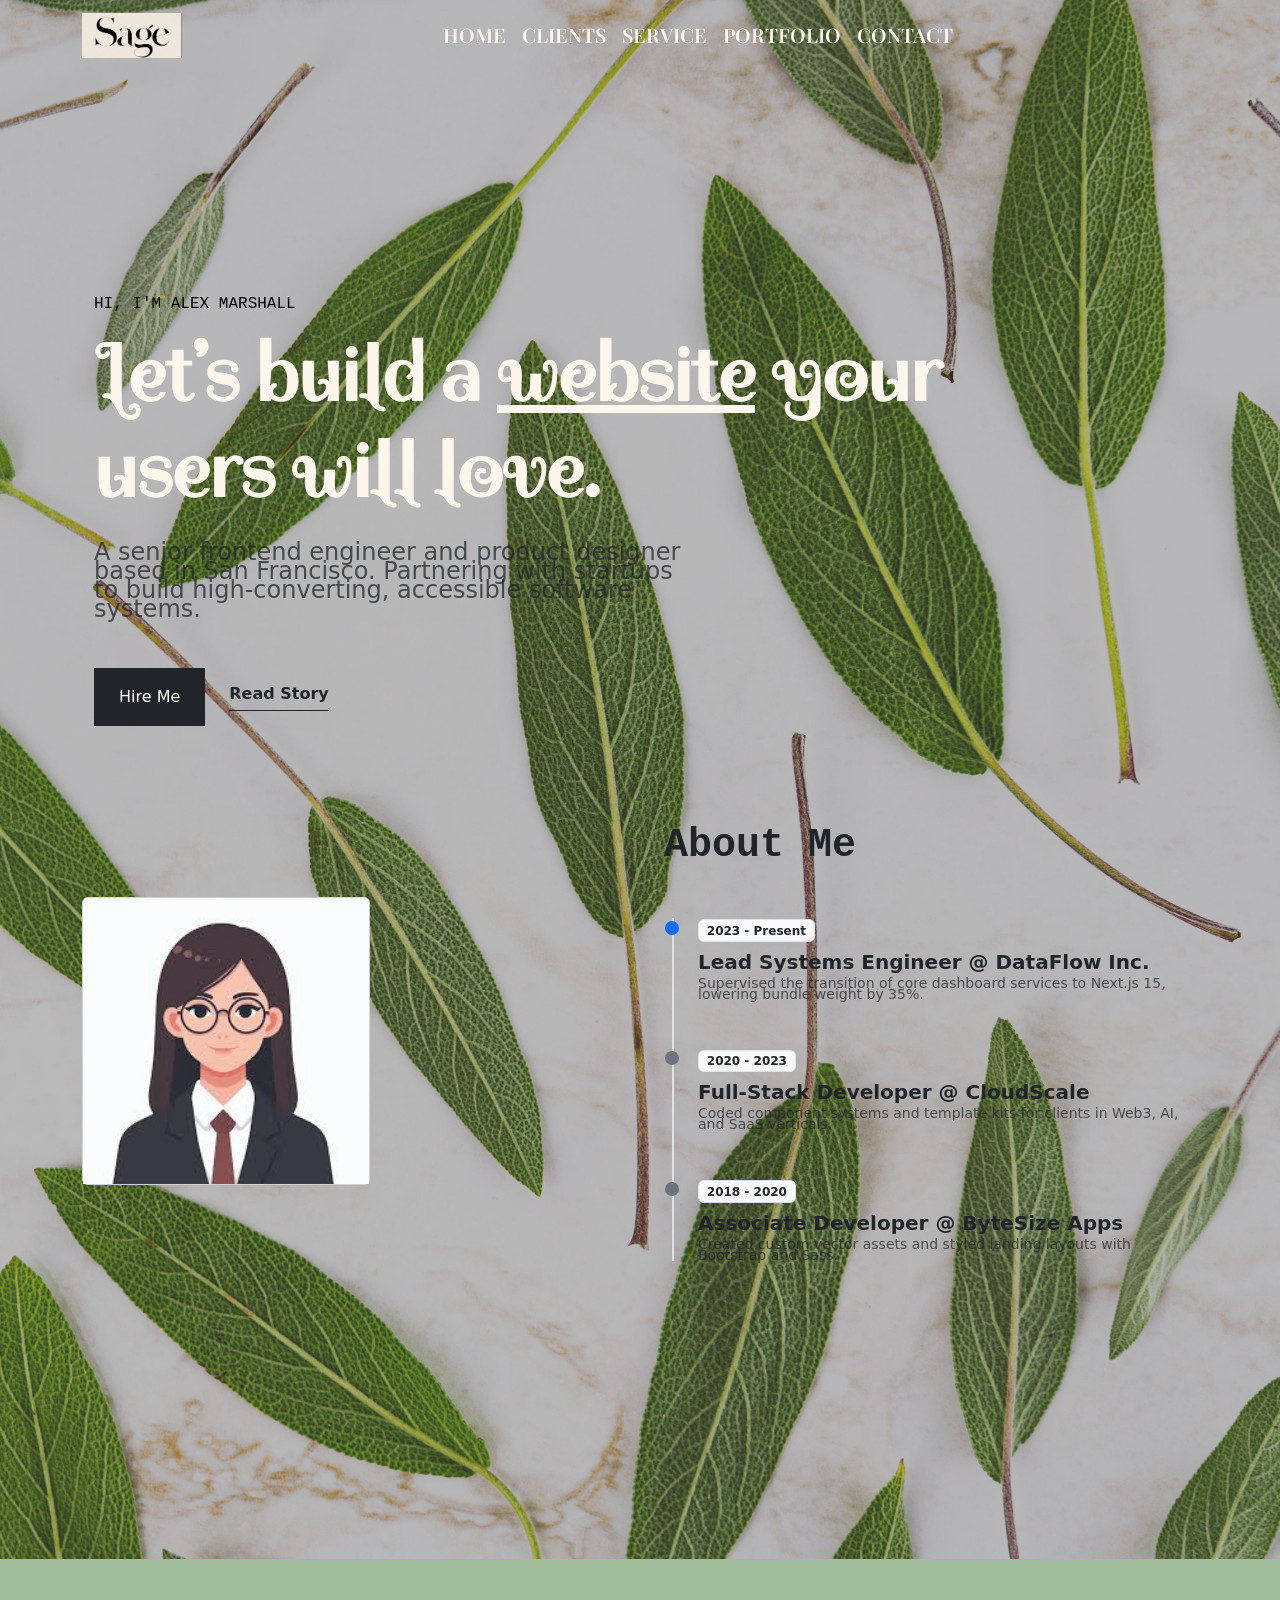
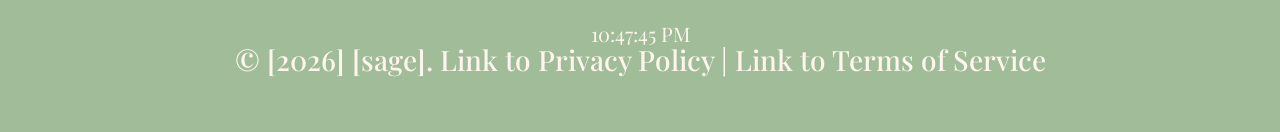
<file: index.html>
<!DOCTYPE html>
<html lang="en">

<head>
    <meta charset="UTF-8">
    <meta name="viewport" content="width=device-width, initial-scale=1.0">
    <title>Suha's Portfolio</title>
    <!-- google font  -->
    <link rel="preconnect" href="https://fonts.googleapis.com">
    <link rel="preconnect" href="https://fonts.gstatic.com" crossorigin>
    <link
        href="https://fonts.googleapis.com/css2?family=Playfair+Display:ital,wght@0,400..900;1,400..900&family=Spirax&display=swap"
        rel="stylesheet">
    <!-- google font  -->
    <link rel="stylesheet" href="css/all.min.css">
    <link rel="stylesheet" href="css/bootstrap.min.css">
    <link rel="stylesheet" href="css/style.css">
</head>

<body>
    <!-- header part start  -->
    <nav class="navbar navbar-expand-lg">
        <div class="container">
            <a class="navbar-brand" href="index.html"><img src="images/logo.png" alt="logo.png"></a>
            <button class="navbar-toggler" type="button" data-bs-toggle="collapse"
                data-bs-target="#navbarSupportedContent" aria-controls="navbarSupportedContent" aria-expanded="false"
                aria-label="Toggle navigation">
                <span class="navbar-toggler-icon"></span>
            </button>
            <div class="collapse navbar-collapse" id="navbarSupportedContent">
                <ul class="navbar-nav m-auto mb-2 mb-lg-0">
                    <li class="nav-item">
                        <a class="nav-link" aria-current="page" href="index.html">Home</a>
                    </li>
                    <li class="nav-item">
                        <a class="nav-link" href="clients.html">clients</a>
                    </li>
                    <li class="nav-item">
                        <a class="nav-link" href="service.html">service</a>
                    </li>
                    <li class="nav-item">
                        <a class="nav-link" href="portfolio.html">portfolio</a>
                    </li>
                    <li class="nav-item">
                        <a class="nav-link" href="contact.html">contact</a>
                    </li>
                </ul>
            </div>
        </div>
    </nav>
    <!-- header part end  -->



    <!-- page content part start  -->
    <section id="bannerpart">
        <div class="overly">
            <div class="container">

                <div class="indextext">
                    <div class="container py-lg-5">
                        <div class="col-lg-10">
                            <p class="font-monospace mb-3">HI, I'M ALEX MARSHALL</p>
                            <h1 class="display-1 fw-bold tracking-tighter mb-4">
                                Let’s build a <span class="text-decoration-underline text-indigo">website</span>
                                your users will love.
                            </h1>
                            <p class="lead text-muted col-md-8 mb-5 fs-4 leading-relaxed">
                                A senior frontend engineer and product designer based in San Francisco. Partnering with
                                startups to build high-converting, accessible software systems.
                            </p>
                            <div class="d-flex align-items-center gap-4">
                                <a href="#" class="btn btn-dark rounded-0 px-4 py-3">Hire Me</a>
                                <a href="#"
                                    class="text-dark fw-bold text-decoration-none border-bottom border-dark pb-1 hover:opacity-75 transition-opacity">Read
                                    Story</a>
                            </div>
                        </div>
                    </div>
                </div>

            </div>


            <section id="aboutpart">
                <div class="container">

                    <div class="row">
                        <div class="col-lg-6 m-auto">


                            <div class="card" style="width: 18rem;">
                                <img src="images/aboutpic.png" class="card-img-top" alt="aboutpic.png">
                            </div>
                        </div>
                        <div class="col-lg-6 m-auto">

                            <div class="container py-5">
                                <div class="max-w-3xl mx-auto">
                                    <h2 class="display-6 fw-bold mb-5 font-monospace">About Me</h2>
                                    <div class="position-relative border-start border-2 ps-4 ms-2">
                                        <!-- Item 1 -->
                                        <div class="mb-5 position-relative">
                                            <div class="position-absolute start-0 translate-middle bg-primary rounded-circle"
                                                style="width: 14px; height: 14px; left: -26px !important; top: 10px;">
                                            </div>
                                            <span class="badge bg-light text-dark border mb-2">2023 - Present</span>
                                            <h4 class="h5 fw-bold text-dark mb-1">Lead Systems Engineer @ DataFlow Inc.
                                            </h4>
                                            <p class="text-muted small">Supervised the transition of core dashboard
                                                services to Next.js 15, lowering bundle weight by 35%.</p>
                                        </div>
                                        <!-- Item 2 -->
                                        <div class="mb-5 position-relative">
                                            <div class="position-absolute start-0 translate-middle bg-secondary rounded-circle"
                                                style="width: 14px; height: 14px; left: -26px !important; top: 10px;">
                                            </div>
                                            <span class="badge bg-light text-dark border mb-2">2020 - 2023</span>
                                            <h4 class="h5 fw-bold text-dark mb-1">Full-Stack Developer @ CloudScale</h4>
                                            <p class="text-muted small">Coded component systems and template kits for
                                                clients in Web3, AI, and SaaS verticals.</p>
                                        </div>
                                        <!-- Item 3 -->
                                        <div class="position-relative">
                                            <div class="position-absolute start-0 translate-middle bg-secondary rounded-circle"
                                                style="width: 14px; height: 14px; left: -26px !important; top: 10px;">
                                            </div>
                                            <span class="badge bg-light text-dark border mb-2">2018 - 2020</span>
                                            <h4 class="h5 fw-bold text-dark mb-1">Associate Developer @ ByteSize Apps
                                            </h4>
                                            <p class="text-muted small">Created custom vector assets and styled landing
                                                layouts with Bootstrap and Sass.</p>
                                        </div>
                                    </div>
                                </div>
                            </div>

                        </div>
                    </div>
                </div>
            </section>




        </div>
    </section>
    <!-- page content part end  -->



    <!-- footer part start  -->
    <section id="footer">
        <footer>
            <div class="container">
                <div class="footerpart">
                    <div id="clock-display">00:00:00</div>
                    <div class="footertxt">
                        <h3>© [2026] [sage]. Link to Privacy Policy | Link to Terms of Service</h3>
                    </div>
                </div>
            </div>
        </footer>
    </section>
    <!-- footer part end  -->



    <script src="js/bootstrap.bundle.min.js"></script>
    <script src="js/script.js"></script>
</body>

</html>
</file>
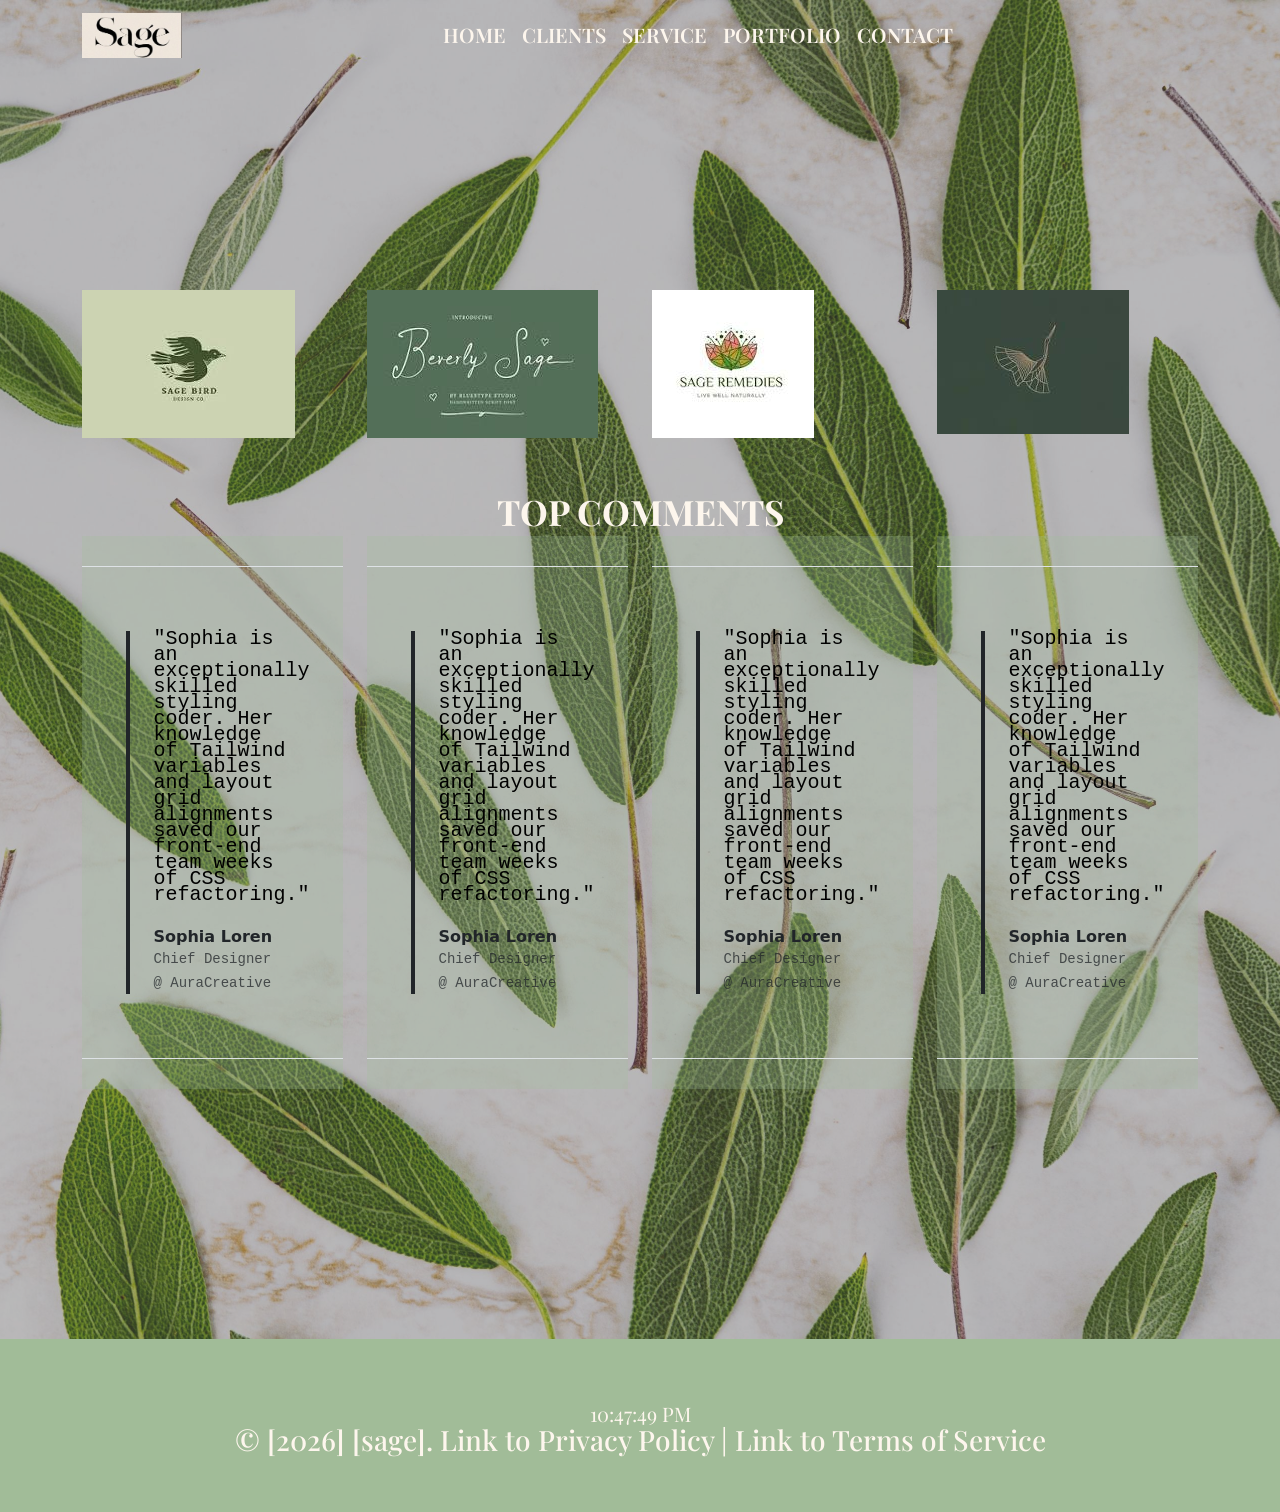
<file: clients.html>
<!DOCTYPE html>
<html lang="en">

<head>
    <meta charset="UTF-8">
    <meta name="viewport" content="width=device-width, initial-scale=1.0">
    <title>Suha's Portfolio</title>
    <!-- google font  -->
    <link rel="preconnect" href="https://fonts.googleapis.com">
    <link rel="preconnect" href="https://fonts.gstatic.com" crossorigin>
    <link href="https://fonts.googleapis.com/css2?family=Playfair+Display:ital,wght@0,400..900;1,400..900&display=swap"
        rel="stylesheet">
    <!-- google font  -->
    <link rel="stylesheet" href="css/all.min.css">
    <link rel="stylesheet" href="css/bootstrap.min.css">
    <link rel="stylesheet" href="css/style.css">
</head>

<body>
    <!-- header part start  -->
    <nav class="navbar navbar-expand-lg">
        <div class="container">
            <a class="navbar-brand" href="index.html"><img src="images/logo.png" alt="logo.png"></a>
            <button class="navbar-toggler" type="button" data-bs-toggle="collapse"
                data-bs-target="#navbarSupportedContent" aria-controls="navbarSupportedContent" aria-expanded="false"
                aria-label="Toggle navigation">
                <span class="navbar-toggler-icon"></span>
            </button>
            <div class="collapse navbar-collapse" id="navbarSupportedContent">
                <ul class="navbar-nav m-auto mb-2 mb-lg-0">
                    <li class="nav-item">
                        <a class="nav-link" aria-current="page" href="index.html">Home</a>
                    </li>
                    <li class="nav-item">
                        <a class="nav-link" href="clients.html">clients</a>
                    </li>
                    <li class="nav-item">
                        <a class="nav-link" href="service.html">service</a>
                    </li>
                    <li class="nav-item">
                        <a class="nav-link" href="portfolio.html">portfolio</a>
                    </li>
                    <li class="nav-item">
                        <a class="nav-link" href="contact.html">contact</a>
                    </li>
                </ul>
            </div>
        </div>
    </nav>
    <!-- header part end  -->



    <!-- page content part start  -->
    <section id="bannerpart">
        <div class="overly">
            <div class="container">
                <div class="row">
                    <div class="col-lg-3">
                        <div class="clientbox">
                            <a href="#"><img src="images/client1.png" alt="client1.png"></a>
                        </div>
                    </div>
                    <div class="col-lg-3">
                        <div class="clientbox">
                            <a href="#"><img src="images/client3.png" alt="client3.png"></a>
                        </div>
                    </div>
                    <div class="col-lg-3">
                        <div class="clientbox">
                            <a href="#"><img src="images/client2.png" alt="client2.png"></a>
                        </div>
                    </div>
                    <div class="col-lg-3">
                        <div class="clientbox">
                            <a href="#"><img src="images/client4.png" alt="client4.png"></a>
                        </div>
                    </div>
                </div>
                <div class="commenthead">
                    <h3>Top comments</h3>
                </div>
                <div class="row">
                    <div class="col-lg-3 m-auto">
                        <div class="comments">
                            <div class="py-5 border-top border-bottom">
                                <div class="container py-lg-3">
                                    <div class="row justify-content-center">
                                        <div class="col-lg-8 border-start border-4 border-dark ps-4">
                                            <p class="lead font-monospace mb-4">"Sophia is an exceptionally
                                                skilled styling coder. Her knowledge of Tailwind variables and layout
                                                grid alignments saved our front-end team weeks of CSS refactoring."</p>
                                            <h4 class="h6 fw-bold mb-0">Sophia Loren</h4>
                                            <span class="small text-muted font-monospace">Chief Designer @
                                                AuraCreative</span>
                                        </div>
                                    </div>
                                </div>
                            </div>
                        </div>
                    </div>
                    <div class="col-lg-3 m-auto">
                        <div class="comments">
                            <div class="py-5 border-top border-bottom">
                                <div class="container py-lg-3">
                                    <div class="row justify-content-center">
                                        <div class="col-lg-8 border-start border-4 border-dark ps-4">
                                            <p class="lead font-monospace mb-4">"Sophia is an exceptionally
                                                skilled styling coder. Her knowledge of Tailwind variables and layout
                                                grid alignments saved our front-end team weeks of CSS refactoring."</p>
                                            <h4 class="h6 fw-bold mb-0">Sophia Loren</h4>
                                            <span class="small text-muted font-monospace">Chief Designer @
                                                AuraCreative</span>
                                        </div>
                                    </div>
                                </div>
                            </div>
                        </div>
                    </div>
                    <div class="col-lg-3 m-auto">
                        <div class="comments">
                            <div class="py-5 border-top border-bottom">
                                <div class="container py-lg-3">
                                    <div class="row justify-content-center">
                                        <div class="col-lg-8 border-start border-4 border-dark ps-4">
                                            <p class="lead font-monospace mb-4">"Sophia is an exceptionally
                                                skilled styling coder. Her knowledge of Tailwind variables and layout
                                                grid alignments saved our front-end team weeks of CSS refactoring."</p>
                                            <h4 class="h6 fw-bold mb-0">Sophia Loren</h4>
                                            <span class="small text-muted font-monospace">Chief Designer @
                                                AuraCreative</span>
                                        </div>
                                    </div>
                                </div>
                            </div>
                        </div>
                    </div>
                    <div class="col-lg-3 m-auto">
                        <div class="comments">
                            <div class="py-5 border-top border-bottom">
                                <div class="container py-lg-3">
                                    <div class="row justify-content-center">
                                        <div class="col-lg-8 border-start border-4 border-dark ps-4">
                                            <p class="lead font-monospace mb-4">"Sophia is an exceptionally skilled
                                                styling coder. Her knowledge of Tailwind variables and layout grid
                                                alignments saved our front-end team weeks of CSS refactoring."</p>
                                            <h4 class="h6 fw-bold mb-0">Sophia Loren</h4>
                                            <span class="small text-muted font-monospace">Chief Designer @
                                                AuraCreative</span>
                                        </div>
                                    </div>
                                </div>
                            </div>
                        </div>
                    </div>



                </div>

            </div>
        </div>
    </section>
    <!-- page content part end  -->


    <!-- footer part start  -->
    <section id="footer">
        <footer>
            <div class="container">
                <div class="footerpart">
                    <div id="clock-display">00:00:00</div>
                    <div class="footertxt">
                        <h3>© [2026] [sage]. Link to Privacy Policy | Link to Terms of Service</h3>
                    </div>
                </div>
            </div>
        </footer>
    </section>
    <!-- footer part end  -->





    <script src="js/bootstrap.bundle.min.js"></script>
    <script src="js/script.js"></script>
</body>

</html>
</file>
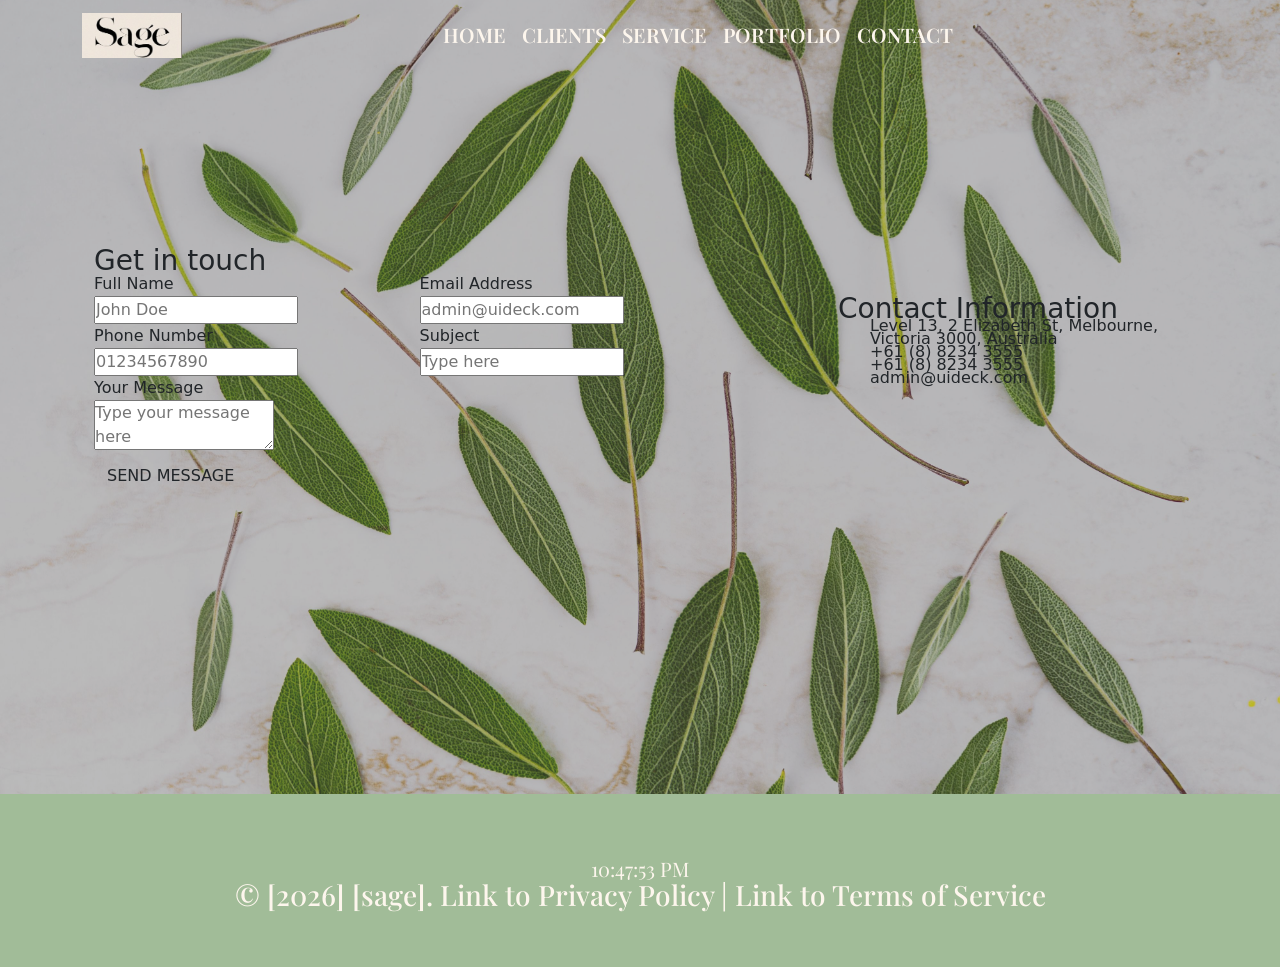
<file: contact.html>
<!DOCTYPE html>
<html lang="en">

<head>
    <meta charset="UTF-8">
    <meta name="viewport" content="width=device-width, initial-scale=1.0">
    <title>Suha's Portfolio</title>
    <!-- google font  -->
    <link rel="preconnect" href="https://fonts.googleapis.com">
    <link rel="preconnect" href="https://fonts.gstatic.com" crossorigin>
    <link href="https://fonts.googleapis.com/css2?family=Playfair+Display:ital,wght@0,400..900;1,400..900&display=swap"
        rel="stylesheet">
    <!-- google font  -->
    <link rel="stylesheet" href="css/all.min.css">
    <link rel="stylesheet" href="css/bootstrap.min.css">
    <link rel="stylesheet" href="css/style.css">
</head>

<body>
    <!-- header part start  -->
    <nav class="navbar navbar-expand-lg">
        <div class="container">
            <a class="navbar-brand" href="index.html"><img src="images/logo.png" alt="logo.png"></a>
            <button class="navbar-toggler" type="button" data-bs-toggle="collapse"
                data-bs-target="#navbarSupportedContent" aria-controls="navbarSupportedContent" aria-expanded="false"
                aria-label="Toggle navigation">
                <span class="navbar-toggler-icon"></span>
            </button>
            <div class="collapse navbar-collapse" id="navbarSupportedContent">
                <ul class="navbar-nav m-auto mb-2 mb-lg-0">
                    <li class="nav-item">
                        <a class="nav-link" aria-current="page" href="index.html">Home</a>
                    </li>
                    <li class="nav-item">
                        <a class="nav-link" href="clients.html">clients</a>
                    </li>
                    <li class="nav-item">
                        <a class="nav-link" href="service.html">service</a>
                    </li>
                    <li class="nav-item">
                        <a class="nav-link" href="portfolio.html">portfolio</a>
                    </li>
                    <li class="nav-item">
                        <a class="nav-link" href="contact.html">contact</a>
                    </li>
                </ul>
            </div>
        </div>
    </nav>
    <!-- header part end  -->



    <!-- page content part start  -->
    <section id="bannerpart">
        <div class="overly">
            <div class="container">
                <!--====== CONTACT ONE PART START ======-->
                <section class="contact-area">
                    <div class="container">
                        <div class="row">
                            <div class="col-xl-7 col-lg-8">
                                <div class="section-title mt-45">
                                    <h3 class="title">Get in touch</h3>
                                </div>
                                <div class="contact-form form-style-four mt-15">
                                    <form action="#">
                                        <div class="row">
                                            <div class="col-md-6">
                                                <div class="form-input mt-15">
                                                    <label>Full Name</label>
                                                    <div class="input-items default">
                                                        <i class="lni lni-user"></i>
                                                        <input type="text" placeholder="John Doe" />
                                                    </div>
                                                </div>
                                                <!-- form input -->
                                            </div>
                                            <div class="col-md-6">
                                                <div class="form-input mt-15">
                                                    <label>Email Address</label>
                                                    <div class="input-items default">
                                                        <i class="lni lni-envelope"></i>
                                                        <input type="text" placeholder="admin@uideck.com" />
                                                    </div>
                                                </div>
                                                <!-- form input -->
                                            </div>
                                            <div class="col-md-6">
                                                <div class="form-input mt-15">
                                                    <label>Phone Number</label>
                                                    <div class="input-items default">
                                                        <i class="lni lni-phone"></i>
                                                        <input type="text" placeholder="01234567890" />
                                                    </div>
                                                </div>
                                                <!-- form input -->
                                            </div>
                                            <div class="col-md-6">
                                                <div class="form-input mt-15">
                                                    <label>Subject</label>
                                                    <div class="input-items default">
                                                        <i class="lni lni-bubble"></i>
                                                        <input type="text" placeholder="Type here" />
                                                    </div>
                                                </div>
                                                <!-- form input -->
                                            </div>
                                            <div class="col-md-12">
                                                <div class="form-input mt-15">
                                                    <label>Your Message</label>
                                                    <div class="input-items default">
                                                        <i class="lni lni-pencil-alt"></i>
                                                        <textarea placeholder="Type your message here"></textarea>
                                                    </div>
                                                </div>
                                                <!-- form input -->
                                            </div>
                                            <div class="col-md-12">
                                                <div class="single-form mt-15">
                                                    <div class="input-form rounded-buttons">
                                                        <button class="btn primary-btn rounded-full" type="submit">
                                                            SEND MESSAGE
                                                        </button>
                                                    </div>
                                                </div>
                                                <!-- single form -->
                                            </div>
                                        </div>
                                        <!-- row -->
                                    </form>
                                </div>
                                <!-- contact form -->
                            </div>
                            <div class="col-xl-4 col-lg-4 col-md-6 col-sm-8 offset-xl-1">
                                <div class="section-title mt-5">
                                    <h3 class="title">Contact Information</h3>
                                </div>
                                <div class="contact-info">
                                    <ul class="info">
                                        <li>
                                            <div class="single-info">
                                                <div class="info-icon">
                                                    <i class="lni lni-map-marker"></i>
                                                </div>
                                                <div class="info-content">
                                                    <p class="text">
                                                        Level 13, 2 Elizabeth St, Melbourne, Victoria 3000,
                                                        Australia
                                                    </p>
                                                </div>
                                            </div>
                                            <!-- single info -->
                                        </li>
                                        <li>
                                            <div class="single-info">
                                                <div class="info-icon">
                                                    <i class="lni lni-phone"></i>
                                                </div>
                                                <div class="info-content">
                                                    <p class="text">+61 (8) 8234 3555</p>
                                                </div>
                                            </div>
                                            <!-- single info -->
                                        </li>
                                        <li>
                                            <div class="single-info">
                                                <div class="info-icon">
                                                    <i class="lni lni-phone-set"></i>
                                                </div>
                                                <div class="info-content">
                                                    <p class="text">+61 (8) 8234 3555</p>
                                                </div>
                                            </div>
                                            <!-- single info -->
                                        </li>
                                        <li>
                                            <div class="single-info">
                                                <div class="info-icon">
                                                    <i class="lni lni-envelope"></i>
                                                </div>
                                                <div class="info-content">
                                                    <p class="text">admin@uideck.com</p>
                                                </div>
                                            </div>
                                            <!-- single info -->
                                        </li>
                                    </ul>
                                    <ul class="social mt-5">
                                        <li>
                                            <a href="javascript:void(0)">
                                                <i class="lni lni-facebook-filled"></i>
                                            </a>
                                        </li>
                                        <li>
                                            <a href="javascript:void(0)">
                                                <i class="lni lni-twitter-original"></i>
                                            </a>
                                        </li>
                                        <li>
                                            <a href="javascript:void(0)">
                                                <i class="lni lni-instagram-original"></i>
                                            </a>
                                        </li>
                                        <li>
                                            <a href="javascript:void(0)">
                                                <i class="lni lni-linkedin-original"></i>
                                            </a>
                                        </li>
                                    </ul>
                                </div>
                                <!-- contact-info -->
                            </div>
                        </div>
                        <!-- row -->
                    </div>
                    <!-- container -->
                </section>
                <!--====== CONTACT ONE PART ENDS ======-->
            </div>
        </div>
    </section>
    <!-- page content part end  -->



    <!-- footer part start  -->
    <section id="footer">
        <footer>
            <div class="container">
                <div class="footerpart">
                    <div id="clock-display">00:00:00</div>
                    <div class="footertxt">
                        <h3>© [2026] [sage]. Link to Privacy Policy | Link to Terms of Service</h3>
                    </div>
                </div>
            </div>
        </footer>
    </section>
    <!-- footer part end  -->




    <script src="js/bootstrap.bundle.min.js"></script>
    <script src="js/script.js"></script>
</body>

</html>
</file>
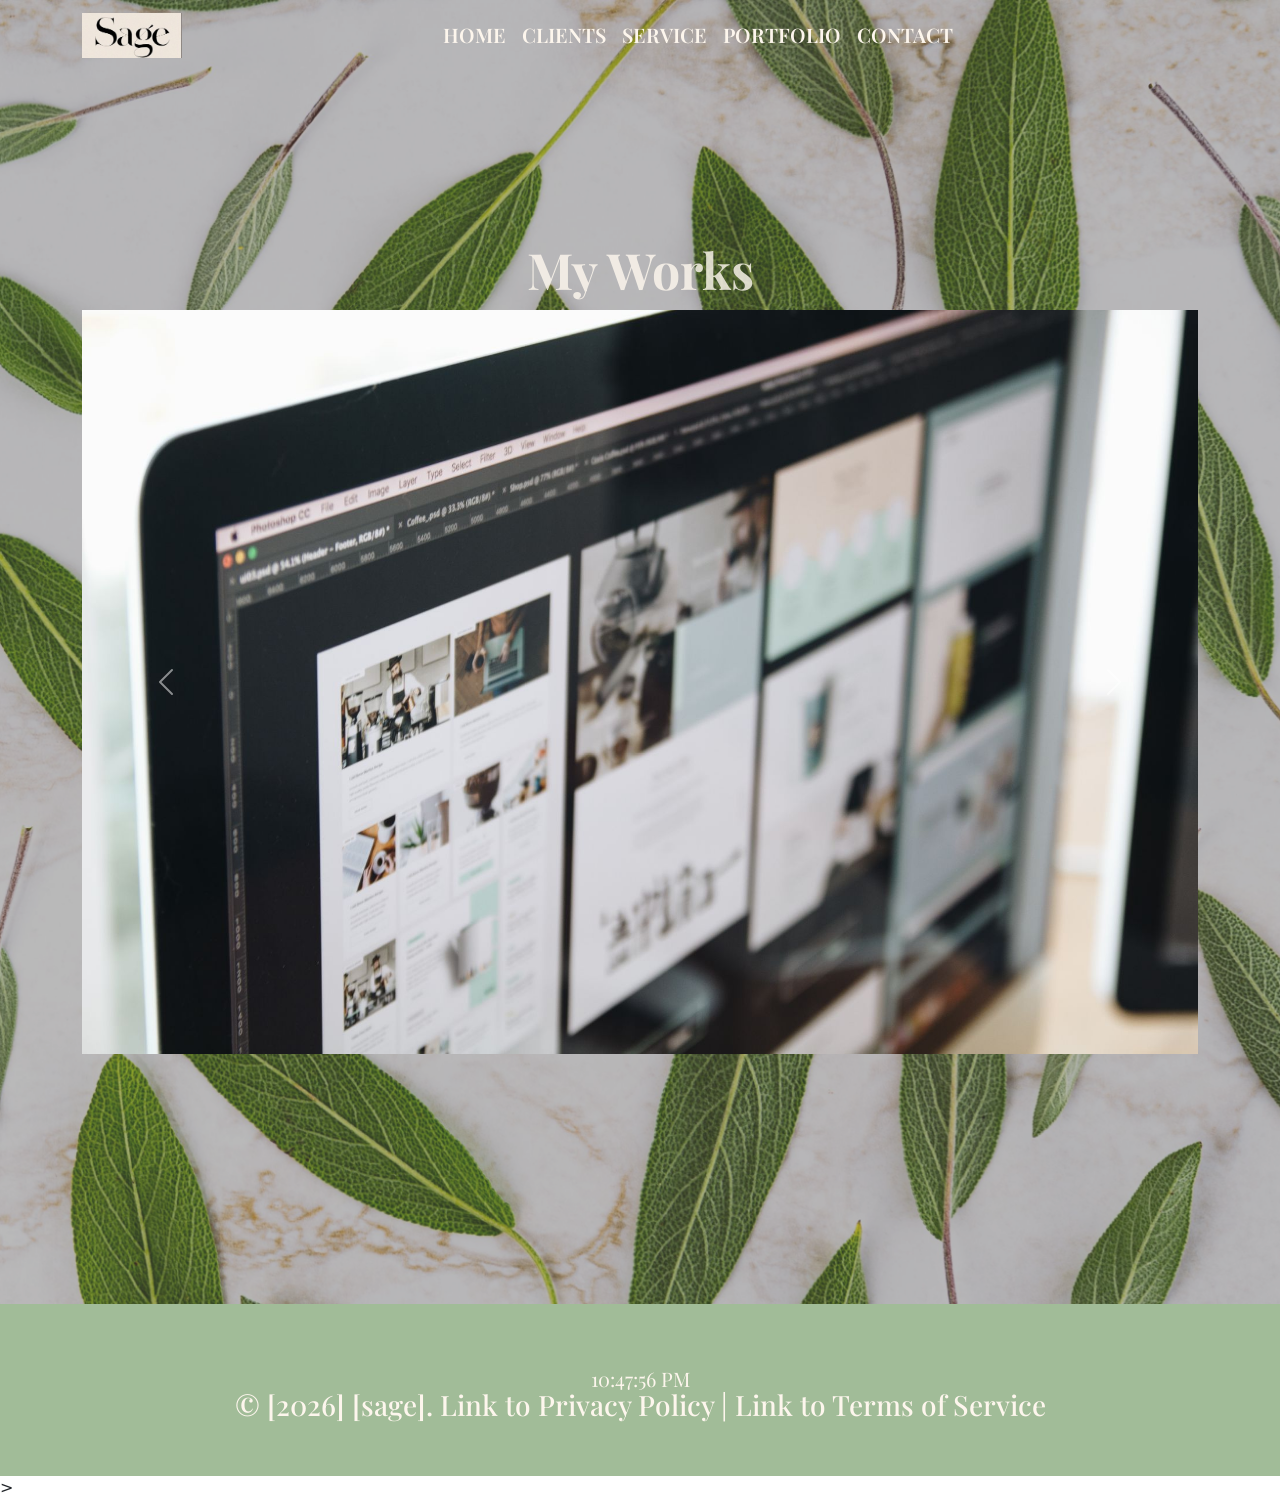
<file: portfolio.html>
<!DOCTYPE html>
<html lang="en">

<head>
    <meta charset="UTF-8">
    <meta name="viewport" content="width=device-width, initial-scale=1.0">
    <title>Suha's Portfolio</title>
    <!-- google font  -->
    <link rel="preconnect" href="https://fonts.googleapis.com">
    <link rel="preconnect" href="https://fonts.gstatic.com" crossorigin>
    <link href="https://fonts.googleapis.com/css2?family=Playfair+Display:ital,wght@0,400..900;1,400..900&display=swap"
        rel="stylesheet">
    <!-- google font  -->
    <link rel="stylesheet" href="css/all.min.css">
    <link rel="stylesheet" href="css/bootstrap.min.css">
    <link rel="stylesheet" href="css/style.css">
</head>

<body>
    <!-- header part start  -->
    <nav class="navbar navbar-expand-lg">
        <div class="container">
            <a class="navbar-brand" href="index.html"><img src="images/logo.png" alt="logo.png"></a>
            <button class="navbar-toggler" type="button" data-bs-toggle="collapse"
                data-bs-target="#navbarSupportedContent" aria-controls="navbarSupportedContent" aria-expanded="false"
                aria-label="Toggle navigation">
                <span class="navbar-toggler-icon"></span>
            </button>
            <div class="collapse navbar-collapse" id="navbarSupportedContent">
                <ul class="navbar-nav m-auto mb-2 mb-lg-0">
                    <li class="nav-item">
                        <a class="nav-link" aria-current="page" href="index.html">Home</a>
                    </li>
                    <li class="nav-item">
                        <a class="nav-link" href="clients.html">clients</a>
                    </li>
                    <li class="nav-item">
                        <a class="nav-link" href="service.html">service</a>
                    </li>
                    <li class="nav-item">
                        <a class="nav-link" href="portfolio.html">portfolio</a>
                    </li>
                    <li class="nav-item">
                        <a class="nav-link" href="contact.html">contact</a>
                    </li>
                </ul>
            </div>
        </div>
    </nav>
    <!-- header part end  -->



    <!-- page content part start  -->
    <section id="bannerpart">
        <div class="overly">
            <div class="container">
                <div class="porttxt">
                    <h2>My Works</h2>
                </div>
                <div id="carouselExampleFade" class="carousel slide carousel-fade">
                    <div class="carousel-inner">
                        <div class="carousel-item active">
                            <img src="images/slide.jpg" class="d-block w-100 h-80" alt="slide.jpg">
                        </div>
                        <div class="carousel-item">
                            <img src="images/slide1.jpg" class="d-block w-100 h-80" alt="slide1.jpg">
                        </div>
                        <div class="carousel-item">
                            <img src="images/slide3.jpg" class="d-block w-100 h-80" alt="slide3.jpg">
                        </div>
                        <div class="carousel-item">
                            <img src="images/slide2.jpg" class="d-block w-100 h-80" alt="slide2.jpg">
                        </div>
                        <div class="carousel-item">
                            <img src="images/slide4.jpg" class="d-block w-100 h-80" alt="slide4.jpg">
                        </div>
                    </div>
                    <button class="carousel-control-prev" type="button" data-bs-target="#carouselExampleFade"
                        data-bs-slide="prev">
                        <span class="carousel-control-prev-icon" aria-hidden="true"></span>
                        <span class="visually-hidden">Previous</span>
                    </button>
                    <button class="carousel-control-next" type="button" data-bs-target="#carouselExampleFade"
                        data-bs-slide="next">
                        <span class="carousel-control-next-icon" aria-hidden="true"></span>
                        <span class="visually-hidden">Next</span>
                    </button>
                </div>
            </div>
        </div>
    </section>
    <!-- page content part end  -->



    <!-- footer part start  -->
    <section id="footer">
        <footer>
            <div class="container">
                <div class="footerpart">
                    <div id="clock-display">00:00:00</div>
                    <div class="footertxt">
                        <h3>© [2026] [sage]. Link to Privacy Policy | Link to Terms of Service</h3>
                    </div>
                </div>
            </div>
        </footer>
    </section>
    <!-- footer part end  -->

    >



    <script src="js/bootstrap.bundle.min.js"></script>
    <script src="js/script.js"></script>
</body>

</html>
</file>
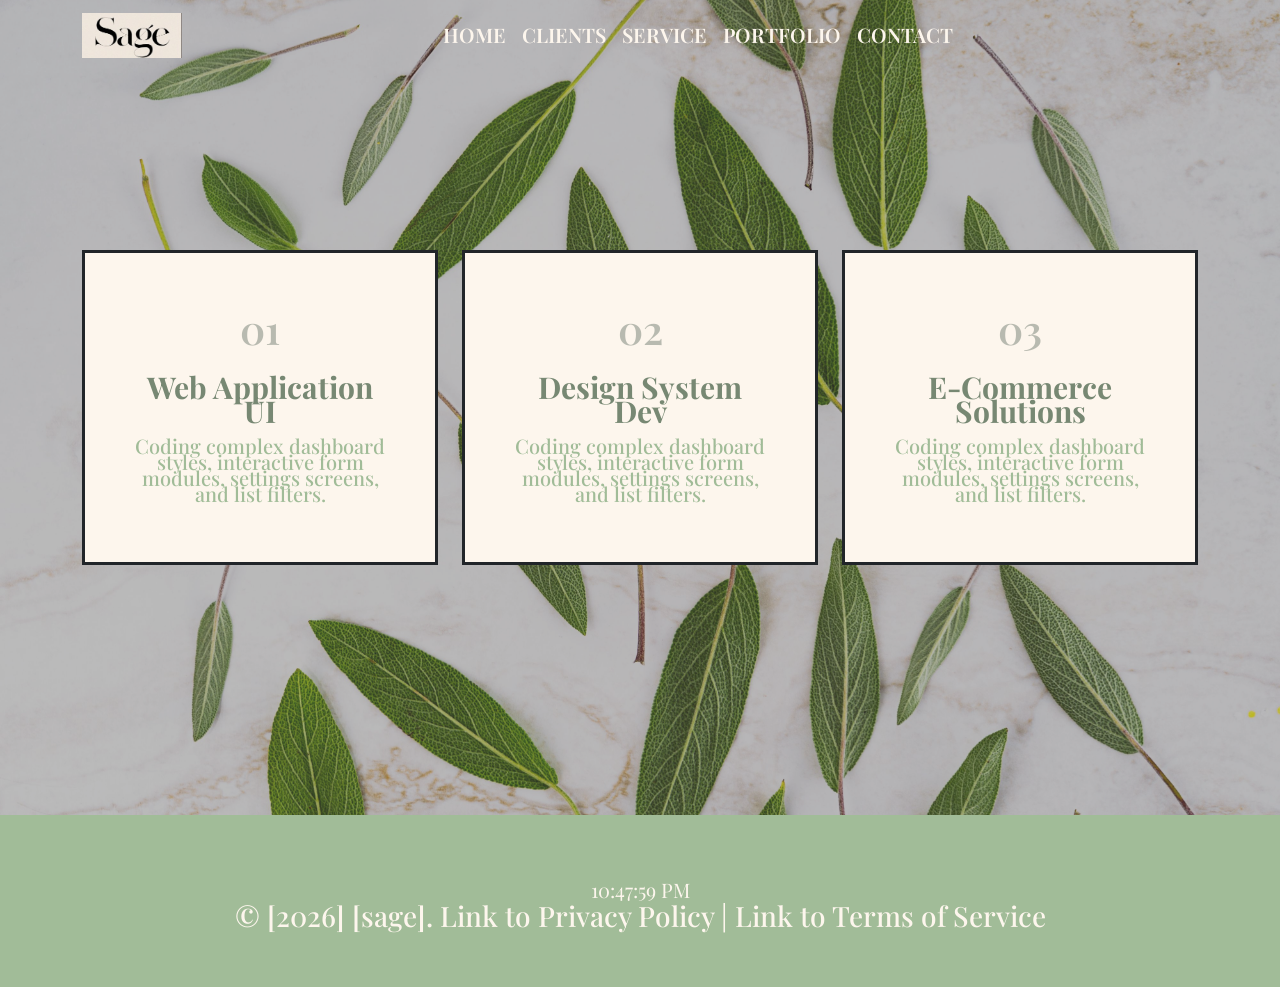
<file: service.html>
<!DOCTYPE html>
<html lang="en">

<head>
    <meta charset="UTF-8">
    <meta name="viewport" content="width=device-width, initial-scale=1.0">
    <title>Suha's Portfolio</title>
    <!-- google font  -->
    <link rel="preconnect" href="https://fonts.googleapis.com">
    <link rel="preconnect" href="https://fonts.gstatic.com" crossorigin>
    <link href="https://fonts.googleapis.com/css2?family=Playfair+Display:ital,wght@0,400..900;1,400..900&display=swap"
        rel="stylesheet">
    <!-- google font  -->
    <link rel="stylesheet" href="css/all.min.css">
    <link rel="stylesheet" href="css/bootstrap.min.css">
    <link rel="stylesheet" href="css/style.css">
</head>

<body>
    <!-- header part start  -->
    <nav class="navbar navbar-expand-lg">
        <div class="container">
            <a class="navbar-brand" href="index.html"><img src="images/logo.png" alt="logo.png"></a>
            <button class="navbar-toggler" type="button" data-bs-toggle="collapse"
                data-bs-target="#navbarSupportedContent" aria-controls="navbarSupportedContent" aria-expanded="false"
                aria-label="Toggle navigation">
                <span class="navbar-toggler-icon"></span>
            </button>
            <div class="collapse navbar-collapse" id="navbarSupportedContent">
                <ul class="navbar-nav m-auto mb-2 mb-lg-0">
                    <li class="nav-item">
                        <a class="nav-link" aria-current="page" href="index.html">Home</a>
                    </li>
                    <li class="nav-item">
                        <a class="nav-link" href="clients.html">clients</a>
                    </li>
                    <li class="nav-item">
                        <a class="nav-link" href="service.html">service</a>
                    </li>
                    <li class="nav-item">
                        <a class="nav-link" href="portfolio.html">portfolio</a>
                    </li>
                    <li class="nav-item">
                        <a class="nav-link" href="contact.html">contact</a>
                    </li>
                </ul>
            </div>
        </div>
    </nav>
    <!-- header part end  -->



    <!-- page content part start  -->
    <section id="bannerpart">
        <div class="overly">
            <div class="container">
                <div class="row">
                    <div class="col-lg-4">
                        <div class="servicebox">
                            <h4>01</h4>
                            <h3>Web Application UI</h3>
                            <p>Coding complex dashboard styles, interactive form modules, settings screens, and list
                                filters.</p>
                        </div>
                    </div>
                    <div class="col-lg-4">
                        <div class="servicebox">
                            <h4>02</h4>
                            <h3>Design System Dev</h3>
                            <p>Coding complex dashboard styles, interactive form modules, settings screens, and list
                                filters.</p>
                        </div>
                    </div>
                    <div class="col-lg-4">
                        <div class="servicebox">
                            <h4>03</h4>
                            <h3>E-Commerce Solutions</h3>
                            <p>Coding complex dashboard styles, interactive form modules, settings screens, and list
                                filters.</p>
                        </div>
                    </div>


                </div>
            </div>
        </div>
    </section>
    <!-- page content part end  -->



    <!-- footer part start  -->
    <section id="footer">
        <footer>
            <div class="container">
                <div class="footerpart">
                    <div id="clock-display">00:00:00</div>
                    <div class="footertxt">
                        <h3>© [2026] [sage]. Link to Privacy Policy | Link to Terms of Service</h3>
                    </div>
                </div>
            </div>
        </footer>
    </section>
    <!-- footer part end  -->




    <script src="js/bootstrap.bundle.min.js"></script>
    <script src="js/script.js"></script>
</body>

</html>
</file>
<file: css/style.css>
/* common css start  */
* {
    margin: 0;
    padding: 0;
    outline: 0;
    box-sizing: border-box;
}

a,
a:hover {
    text-decoration: none;
    display: inline-block;
}

ul,
ol {
    list-style-type: none;
}

h1,
h2,
h3,
h4,
h5,
h6,
p {
    margin: 0;
    padding: 0;
    line-height: 0.8;
}

/* common css end */



/* banner css start  */
.navbar-brand img {
    width: 100px;
}

.navbar {
    position: fixed;
    width: 100%;
    font-family: "Playfair Display", serif;
}

.navbar a {
    text-transform: uppercase;
    font-weight: 600;
    font-size: 20px;
    color: #FDF6ED;
    transition: .4s;
}

.navbar a:hover {
    color: #344b2f;

}

#bannerpart {
    background: url(../images/banner2.jpg);
    background-repeat: no-repeat;
    background-position: center;
    background-size: cover;

}

.overly {
    background: #5c5c5b67;
    padding: 250px 0;
}

.indextext p {
    color: black;
}

.indextext h1 {
    color: #FDF6ED;
    font-family: "Spirax", system-ui;
}

/* banner css end */



/* footer css start  */
#footer {
    text-align: center;
    background: #A1BC98;
    padding: 60px 20px;
    font-size: 20px;
    font-family: "Playfair Display", serif;
    color: #FDF6ED;
}

/* footer css end */



/* service css start  */
.servicebox {
    padding: 60px 50px;
    background: #FDF6ED;
    border: solid 3px;
    text-align: center;
    font-family: "Playfair Display", serif;
}

.servicebox h3 {
    padding-top: 30px;
    padding-bottom: 15px;
    font-weight: 700;
    font-size: 30px;
    color: #778873;
}

.servicebox h4 {
    color: #7e867c8a;
    font-weight: 600;
    font-size: 40px;
}

.servicebox p {
    color: #A1BC98;
    font-weight: 500;
    font-size: 20px;
}

/* service css end */



/* common css start  */
.clientbox a {
    padding: 40px 0;
}

.comments {
    padding: 30px 0;
    background: #a1bc9848;
}

.comments p {
    color: black;
    font-family: "Playfair Display", serif;
}
.commenthead h3{
    text-transform: uppercase;
    color: #FDF6ED;
    font-weight: 700;
    font-size: 35px;
    text-align: center;
    padding-top: 20px;
    padding-bottom: 10px;
    font-family: "Playfair Display", serif;
}
/* common css end */



/* portfolio css start  */
.porttxt h2 {
    font-weight: 700;
    color: #fdf6edd3;
    font-size: 50px;
    text-align: center;
    padding-bottom: 20px;
    font-family: "Playfair Display", serif;
}

/* portfolio css end */
</file>
